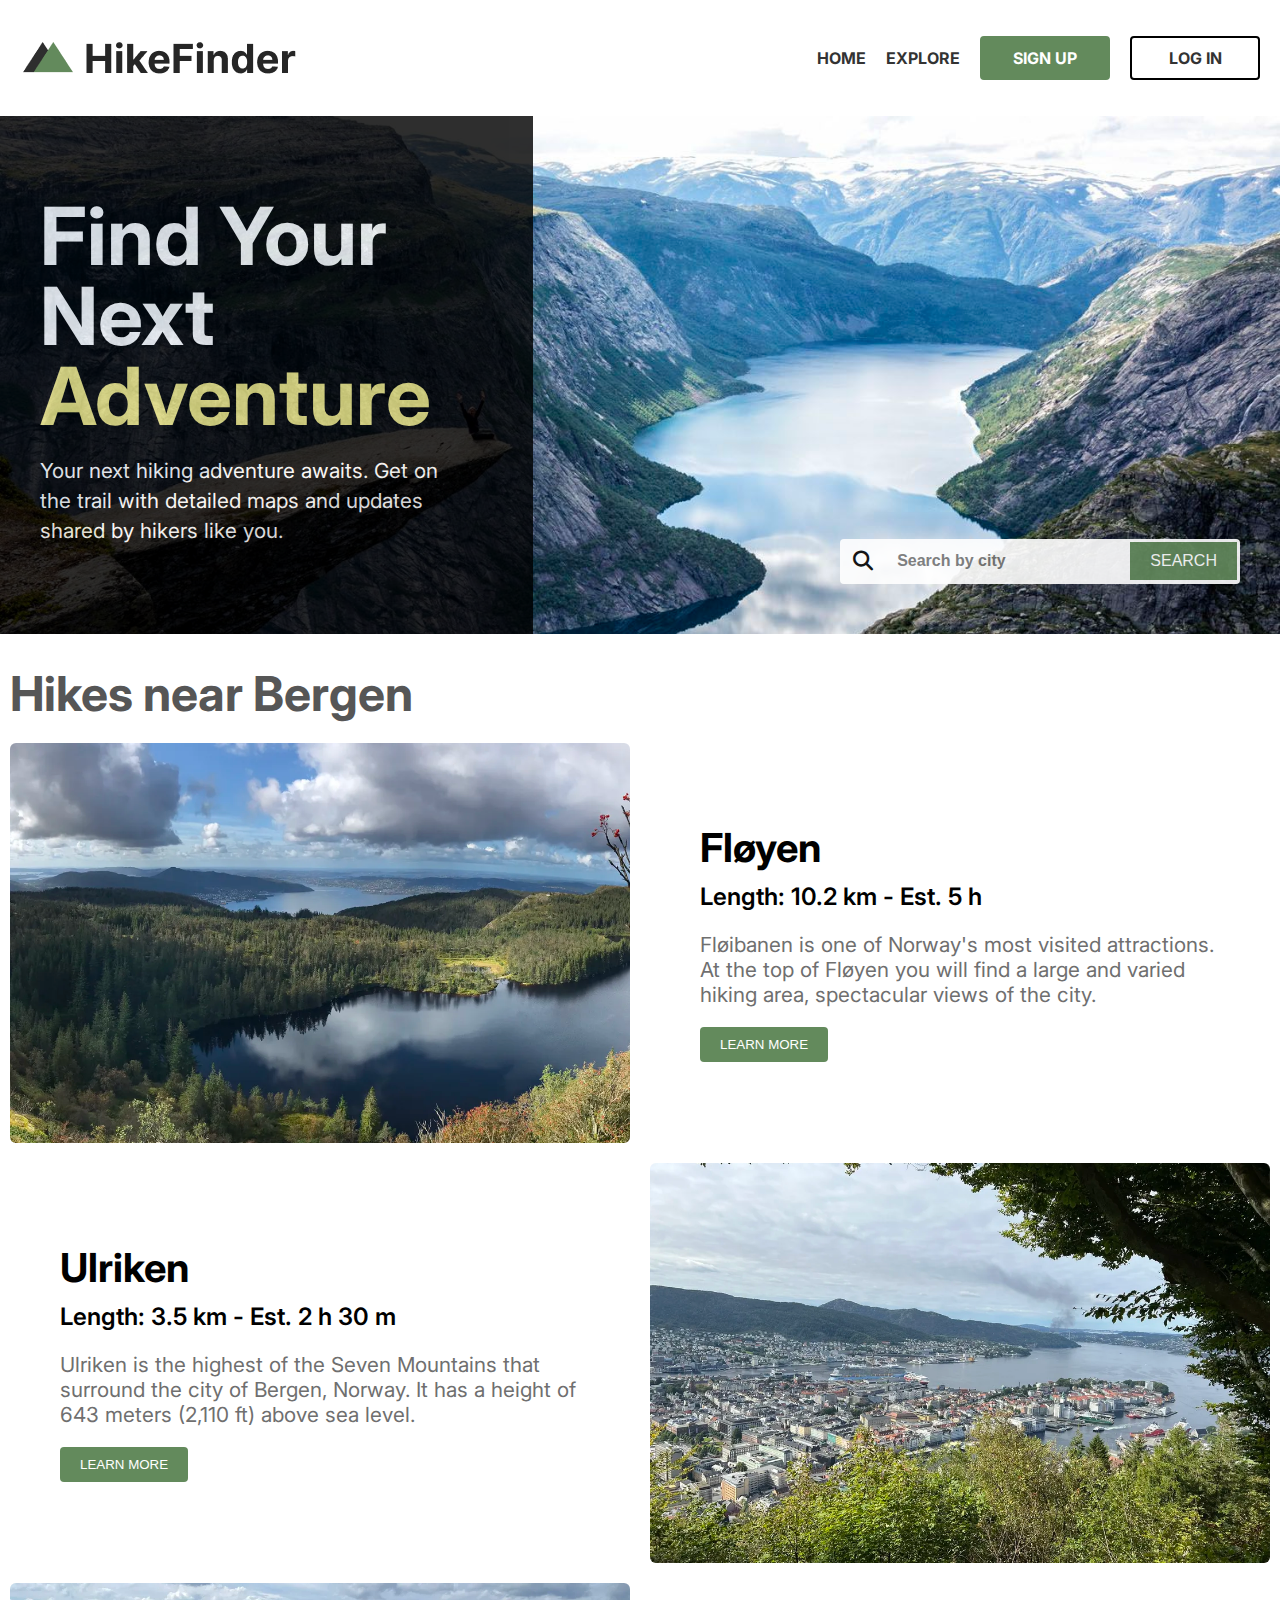
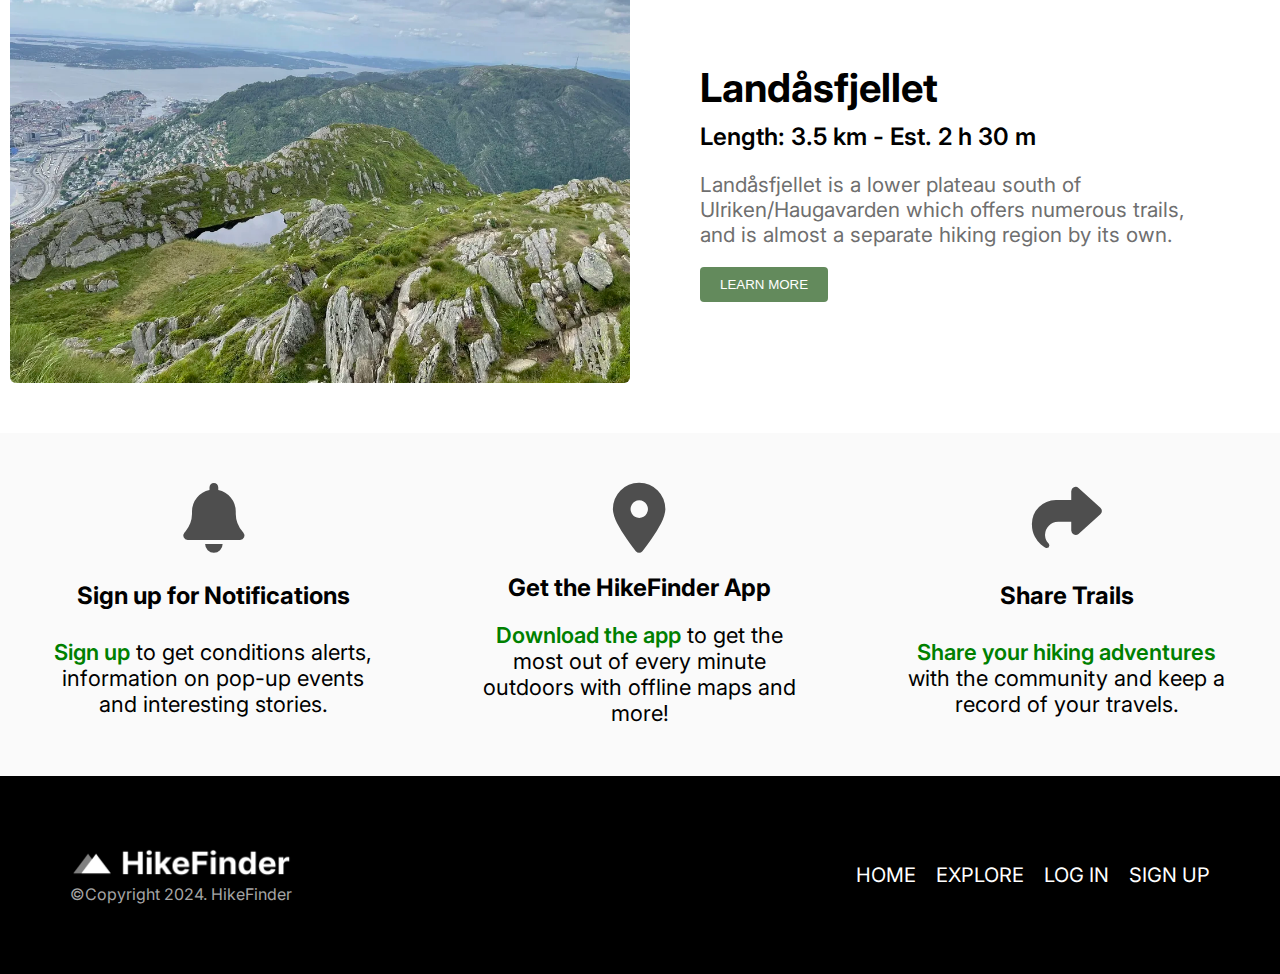
<file: index.html>
<!doctype html>
<html>
    <head>
        <link rel="preconnect" href="https://fonts.googleapis.com">
        <link rel="preconnect" href="https://fonts.gstatic.com" crossorigin>
        <link href="https://fonts.googleapis.com/css2?family=Inter:wght@100..900&display=swap" rel="stylesheet">
        <link rel="stylesheet" href="https://cdnjs.cloudflare.com/ajax/libs/font-awesome/6.5.2/css/all.min.css">
        <title>HikeFinder</title>
        <link rel="stylesheet" href="css/style.css">
    </head>
    <body>
        <header>
            <img class="header--logo" src="./images/logo/header.png">
            <nav id="navbar" class="navbar">
                <ul>
                    <li><a href="index.html">HOME</a></li>
                    <li><a href="explore.html">EXPLORE</a></li>
                    <li><a href="#" class="signup-button">SIGN UP</a></li>
                    <li><a href="#" class="login-button">LOG IN</a></li>
                </ul>
            </nav>
            <i id="nav-icon" class="fa-solid fa-bars nav-icon"></i>
        </header>
        <section class="hero">
            <div class="hero-container">
                <div class="hero--title-container">
                    <h1 class="hero--title">Find Your Next <span>Adventure</span></h1>
                    <h4 class="hero--sub-title">Your next hiking adventure awaits. Get on the trail with detailed maps and updates shared by hikers like you.</h4>
                </div>
                <div class="hero--search-container">
                    <i class="fa-solid fa-magnifying-glass search-icon"></i>
                    <input class="search-input" type="text" placeholder="Search by city">
                    <button class="search-button">SEARCH</button>
                </div>
            </div>
        </section>
        <main>
            <div class="main-container">
                <h3 class="main--title">Hikes near Bergen</h3>
                <div class="main--card">
                    <img class="main--card-image" src="./images/photos/fløyen.png">
                    <div class="main--card-info-container">
                        <h2 class="card-place">Fløyen</h2>
                        <p class="card-length">Length: 10.2 km - Est. 5 h</p>
                        <p class="card-disc">
                            Fløibanen is one of Norway's most visited attractions. At the top of Fløyen you will find a large and varied hiking area, spectacular views of the city.
                        </p>
                        <button class="card-button">LEARN MORE</button>
                    </div>
                </div>
                <div class="main--card ulriken-card">
                    <img class="main--card-image" src="./images/photos/ulriken.png">
                    <div class="main--card-info-container">
                        <h2 class="card-place">Ulriken</h2>
                        <p class="card-length">Length: 3.5 km - Est. 2 h 30 m</p>
                        <p class="card-disc">
                            Ulriken is the highest of the Seven Mountains that surround the city of Bergen, Norway. It has a height of 643 meters (2,110 ft) above sea level.
                        </p>
                        <button class="card-button">LEARN MORE</button>
                    </div>
                </div>
                <div class="main--card">
                    <img class="main--card-image" src="./images/photos/landåsfjellet.png">
                    <div class="main--card-info-container">
                        <h2 class="card-place">Landåsfjellet</h2>
                        <p class="card-length">Length: 3.5 km - Est. 2 h 30 m</p>
                        <p class="card-disc">
                            Landåsfjellet is a lower plateau south of Ulriken/Haugavarden which offers numerous trails, and is almost a separate hiking region by its own.
                        </p>
                        <button class="card-button">LEARN MORE</button>
                    </div>
                </div>
            </div>
        </main>
        <section class="sub-section">
            <div class="sub-section-container">
                <div class="sub-section--card">
                    <i class="fa-solid fa-bell sub-section--card-icon"></i>
                    <p class="sub-section--card-title">Sign up for Notifications</p>
                    <p class="sub-section--card-disc"><a class="link" href="#">Sign up</a> to get conditions alerts, information on pop-up events and interesting stories.</p>
                </div>
                <div class="sub-section--card">
                    <i class="fas fa-map-marker-alt sub-section--card-icon"></i>
                    <p class="sub-section--card-title">Get the HikeFinder App</p>
                    <p class="sub-section--card-disc"><a class="link" href="#">Download the app</a> to get the most out of every minute outdoors with offline maps and more!</p>
                </div>
                <div class="sub-section--card">
                    <i class="fas fa-share sub-section--card-icon"></i>
                    <p class="sub-section--card-title">Share Trails</p>
                    <p class="sub-section--card-disc"><a class="link" href="#">Share your hiking adventures</a> with the community and keep a record of your travels.</p>
                </div>
            </div>
        </section>
        <footer>
            <div class="footer-container">
                <nav class="footer--navbar">
                    <ul>
                        <li class="footer--nav-item"><a href="index.html">HOME</a></li>
                        <li class="footer--nav-item"><a href="explore.html">EXPLORE</a></li>
                        <li class="footer--nav-item"><a href="#">LOG IN</a></li>
                        <li class="footer--nav-item"><a href="#">SIGN UP</a></li>
                    </ul>
                </nav>
                <div class="footer--logo-and-copy">
                    <img class="footer--logo" src="./images/logo/footer.png">
                    <p class="footer--copy-right">&copy;Copyright 2024. HikeFinder</p>
            
                </div>
            </div>
        </footer>
        <script src="index.js"></script>
    </body>
</html>
</file>
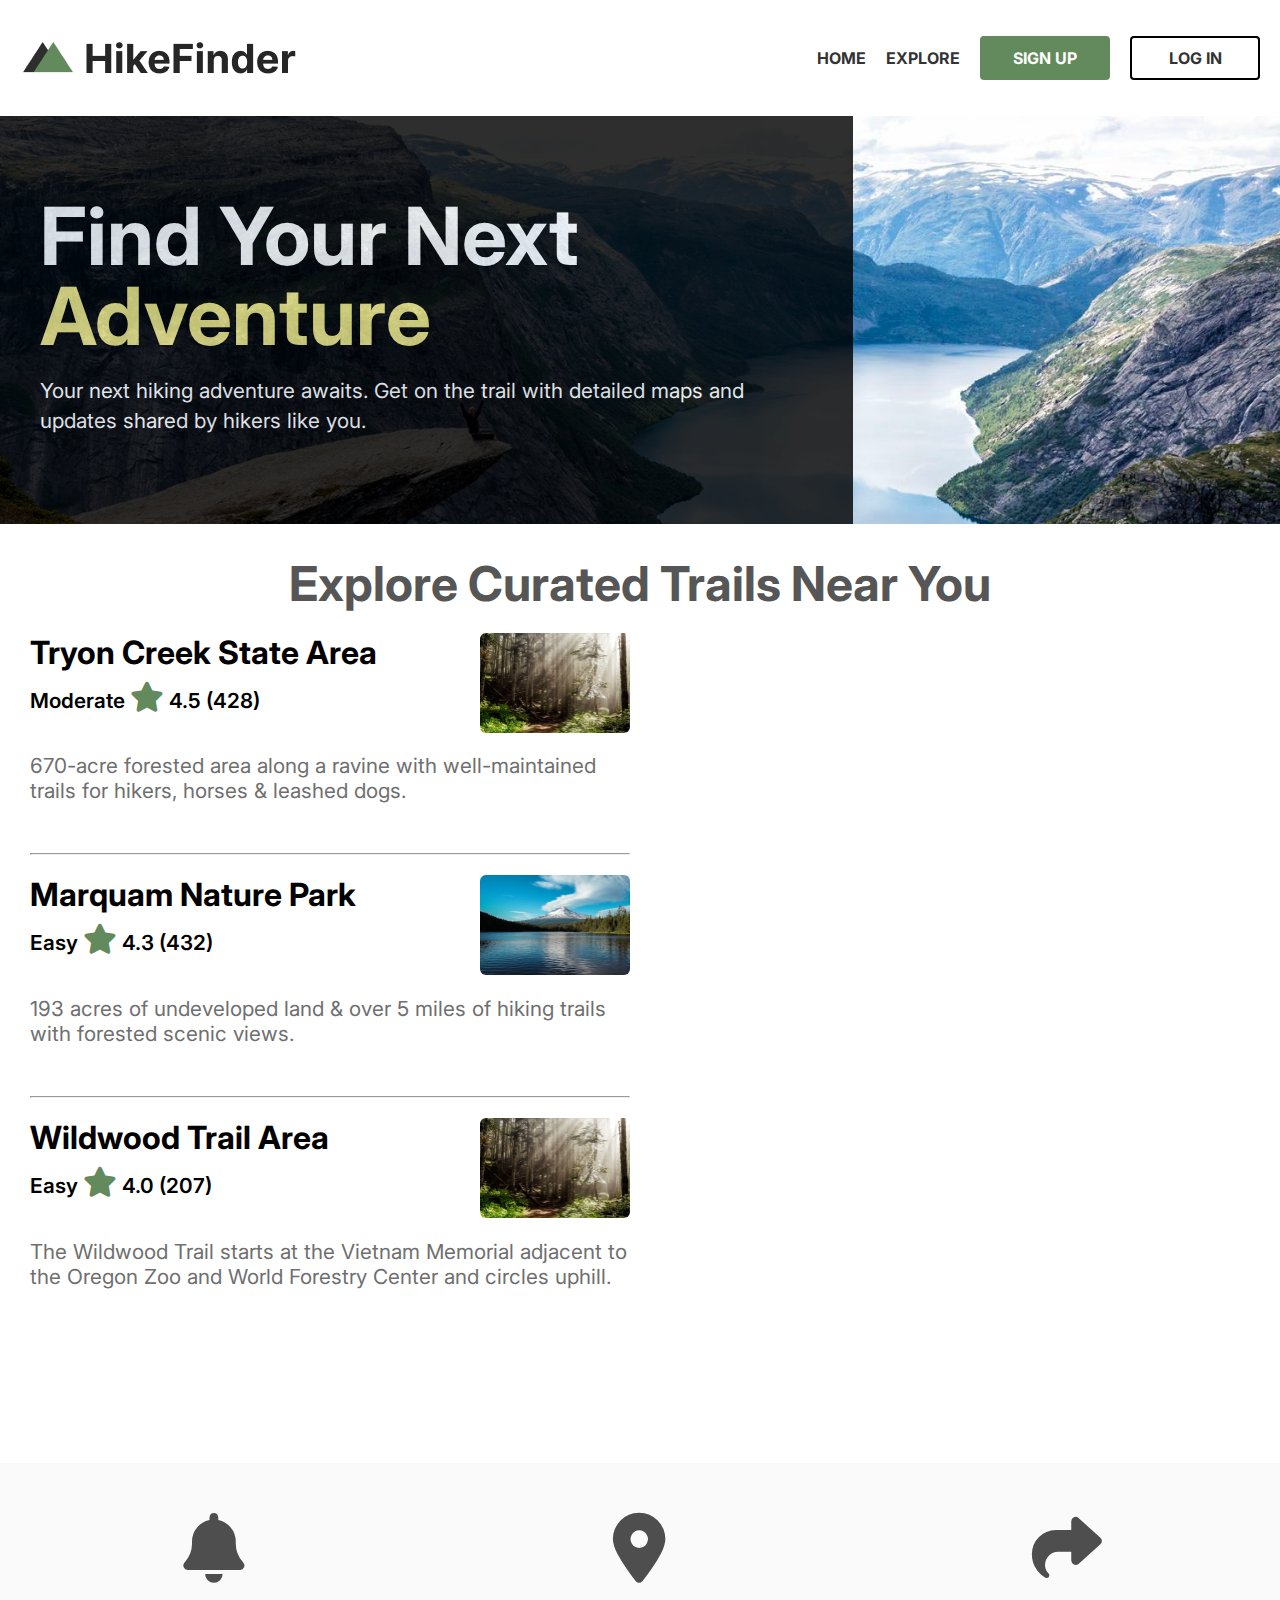
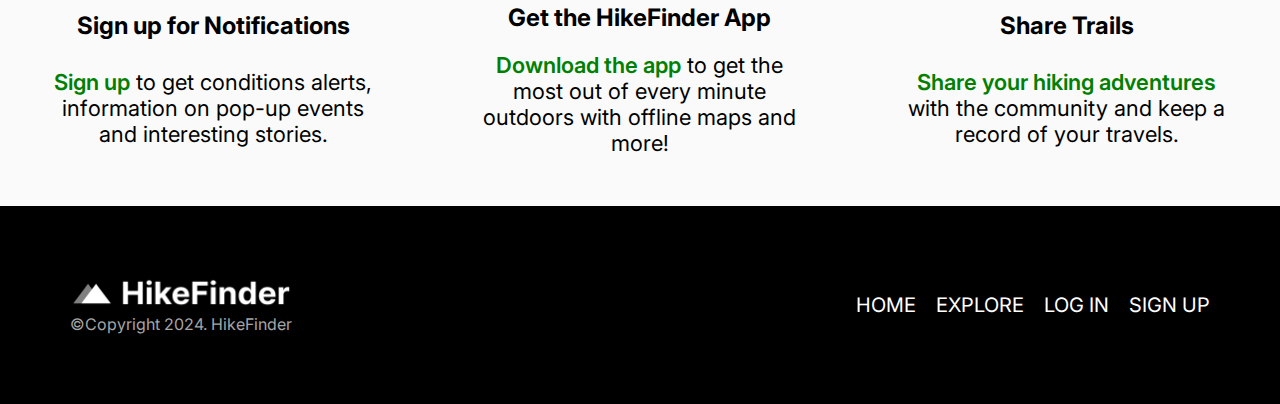
<file: explore.html>
<!doctype html>
<html>
    <head>
        <link rel="preconnect" href="https://fonts.googleapis.com">
        <link rel="preconnect" href="https://fonts.gstatic.com" crossorigin>
        <link href="https://fonts.googleapis.com/css2?family=Inter:wght@100..900&display=swap" rel="stylesheet">
        <link rel="stylesheet" href="https://cdnjs.cloudflare.com/ajax/libs/font-awesome/6.5.2/css/all.min.css">
        <title>HikeFinder</title>
        <link rel="stylesheet" href="css/explore.css">
    </head>
    <body>
        <header>
            <img class="header--logo" src="./images/logo/header.png">
            <nav id="navbar" class="navbar">
                <ul>
                    <li><a href="index.html">HOME</a></li>
                    <li><a href="explore.html">EXPLORE</a></li>
                    <li><a href="#" class="signup-button">SIGN UP</a></li>
                    <li><a href="#" class="login-button">LOG IN</a></li>
                </ul>
            </nav>
            <i id="nav-icon" class="fa-solid fa-bars nav-icon"></i>
        </header>
        <section class="hero">
            <div class="hero-container">
                <div class="hero--title-container">
                    <h1 class="hero--title">Find Your Next <span>Adventure</span></h1>
                    <h4 class="hero--sub-title">Your next hiking adventure awaits. Get on the trail with detailed maps and updates shared by hikers like you.</h4>
                </div>
            </div>
        </section>
        <main>
            <h3 class="main--title">Explore Curated Trails Near You</h3>
            <div class="main-container">
                <div class="main-card-container">
                    <div class="main--card">
                        <img class="main--card-image" src="./images/photos/tryon-creek-state-area.png">
                        <div class="card-place-and-info">
                            <h2 class="card-place">Tryon Creek State Area</h2>
                            <p class="card-info">Moderate <i class="fa-solid fa-star card-star"></i> 4.5 (428)</p>
                        </div>
                        <p class="card-disc">
                            670-acre forested area along a ravine with well-maintained trails for hikers, horses & leashed dogs.
                        </p>
                    </div>
                    <hr />
                    <div class="main--card">
                        <img class="main--card-image" src="./images/photos/marquam-nature-park.png">
                        <div class="card-place-and-info">
                            <h2 class="card-place">Marquam Nature Park</h2>
                            <p class="card-info">Easy <i class="fa-solid fa-star card-star"></i> 4.3 (432)</p>
                        </div>
                        <p class="card-disc">
                            193 acres of undeveloped land & over 5 miles of hiking trails with forested scenic views.
                        </p>
                    </div>
                    <hr />
                    <div class="main--card">
                        <img class="main--card-image" src="./images/photos/wildwood-trail-area.png">
                        <div class="card-place-and-info">
                            <h2 class="card-place">Wildwood Trail Area</h2>
                            <p class="card-info">Easy <i class="fa-solid fa-star card-star"></i> 4.0 (207)</p>
                        </div>
                        <p class="card-disc">
                            The Wildwood Trail starts at the Vietnam Memorial adjacent to the Oregon Zoo and World Forestry Center and circles uphill.
                        </p>
                    </div>
                </div>
                <iframe class="main--map" src="https://www.google.com/maps/embed?pb=!1m14!1m12!1m3!1d26595.736916002163!2d-122.70594992329781!3d45.51948924526169!2m3!1f0!2f0!3f0!3m2!1i1024!2i768!4f13.1!5e0!3m2!1sen!2sca!4v1716824064136!5m2!1sen!2sca" width="600" height="450" style="border:0;" allowfullscreen="" loading="lazy" referrerpolicy="no-referrer-when-downgrade"></iframe>
            </div>
        </main>
        <section class="sub-section">
            <div class="sub-section-container">
                <div class="sub-section--card">
                    <i class="fa-solid fa-bell sub-section--card-icon"></i>
                    <p class="sub-section--card-title">Sign up for Notifications</p>
                    <p class="sub-section--card-disc"><a class="link" href="#">Sign up</a> to get conditions alerts, information on pop-up events and interesting stories.</p>
                </div>
                <div class="sub-section--card">
                    <i class="fas fa-map-marker-alt sub-section--card-icon"></i>
                    <p class="sub-section--card-title">Get the HikeFinder App</p>
                    <p class="sub-section--card-disc"><a class="link" href="#">Download the app</a> to get the most out of every minute outdoors with offline maps and more!</p>
                </div>
                <div class="sub-section--card">
                    <i class="fas fa-share sub-section--card-icon"></i>
                    <p class="sub-section--card-title">Share Trails</p>
                    <p class="sub-section--card-disc"><a class="link" href="#">Share your hiking adventures</a> with the community and keep a record of your travels.</p>
                </div>
            </div>
        </section>
        <footer>
            <div class="footer-container">
                <nav class="footer--navbar">
                    <ul>
                        <li class="footer--nav-item"><a href="index.html">HOME</a></li>
                        <li class="footer--nav-item"><a href="explore.html">EXPLORE</a></li>
                        <li class="footer--nav-item"><a href="#">LOG IN</a></li>
                        <li class="footer--nav-item"><a href="#">SIGN UP</a></li>
                    </ul>
                </nav>
                <div class="footer--logo-and-copy">
                    <img class="footer--logo" src="./images/logo/footer.png">
                    <p class="footer--copy-right">&copy;Copyright 2024. HikeFinder</p>
            
                </div>
            </div>
        </footer>
        <script src="index.js"></script>
    </body>
</html>
</file>
<file: css/style.css>
body,html {
    margin: 0;
    padding: 0;
    font-family: "Inter", sans-serif;
}

* {
    box-sizing: border-box;
}

i {
    font-size: 35px;
}

button {
    cursor: pointer;
}

/* header */

header {
    display: flex;
    justify-content: space-between;
    align-items: center;
    padding: 20px;
}

nav ul {
    list-style-type: none;
    display: flex;
    flex-direction: column;
    gap: 30px;
}

nav a {
    text-decoration: none;
    color: #333;
    font-weight: bold;
}

.nav-icon {
    display: block;
    cursor: pointer;
}

.navbar {
    display: none;
    flex-direction: column;
    align-items: center;
    background-color: white;
    padding-right: 30px;
    position: absolute;
    top: 80px;
    left: 50;
    right: 0;
    box-shadow: 0 2px 4px rgba(0, 0, 0, 0.1);
}

.navbar.show {
    display: flex;
    background-color: white;
    z-index: 1;
}



/* hero */

.hero {
    background-image: url("../images/photos/hero.png");
    background-size: cover;
}

.hero-container {
    padding: 60px 60px 60px 20px;
    background-color: black;
    opacity: 90%;
}

.hero--search-container {
    background-color: white;
    width: 400px;
    height: 45px;
    display: flex;
    justify-content: space-between;
    padding: 2px 3px;
    border-radius: 4px;
    align-items: center;
}

.search-icon {
    font-size: 20px;
    padding: 10px;
}

.search-input {
    border: none;
    font-size: 1rem;
    font-weight: bold;
}

.search-input:focus {
    outline: none;
}

.search-button {
    background-color: #638A5C;
    color: white;
    border: none;
    font-size: 1rem;
    padding: 10px 20px;
}

/* main */

main {
    display: flex;
    flex-direction: column;
    align-items: center;
    padding: 30px 10px;
}

.main--card {
    display: grid;
    grid-template-columns: 1fr;
    gap: 20px;
    margin-bottom: 20px;
}

.main--card-image {
    width: 100%;
    border-radius: 6px;
    height: 300px;
    object-fit: cover;
}

.main--card-info-container {
    padding: 30px 10px 30px 10px;
}

.card-button {
    background-color: #638A5C;
    border-radius: 4px;
    color: white;
    padding: 10px 20px;
    border: none;
}

.hr {
    display: none;
}

/* sub-section */

.sub-section {
    background-color: #FAFAFA;
    padding: 50px;
}

.sub-section-container {
    display: grid;
    grid-template-columns: 1fr;
    gap: 50px;
}

.sub-section--card {
    text-align: center;
    display: grid;
    margin: 0 auto;
    gap: 20px;
}

.sub-section--card-icon {
    font-size: 70px;
    color: #4E4E4E;
}

/* footer */

footer {
    background-color: black;
}

.footer-container {
    text-align: center;
    padding: 70px;
}

.footer--navbar ul {
    display: flex;
    flex-direction: row;
    justify-content: center;
}

.footer--nav-item a{
    color: white;
    font-size: 1.25rem;
    font-weight: 400;
}

.footer--logo {
    width: 220px;
    margin-top: 30px;
}

/* typography */

h1.hero--title {
    font-size: 4rem;
    color: white;
    margin: 0;
    line-height: 60px;
}

h1.hero--title span {
    color: #ECE480;
}

h2.card-place {
    font-size: 2rem; 
    margin-top: 0;
    margin-bottom: 10px;
}

h3.main--title {
    color: #565656;
    margin: 0;
    font-size: 2.5rem;
    margin-bottom: 20px;
}

h4.hero--sub-title {
    color: white;
    font-size: 1.3rem;
    line-height: 30px;
    font-weight: 400;
    margin-top: 20px;
}

p.card-length {
    margin: 0;
    font-size: 1.3rem;
    font-weight: 600;
}

p.card-disc {
    color: #6F6F6F;
    font-size: 1rem;
    max-width: 600px;
}

p.sub-section--card-title {
    font-size: 1.5rem;
    margin: 0;
    font-weight: bold;
}

p.sub-section--card-disc {
    font-size: 1.375rem;
    margin: 0;
    max-width: 500px;
}

.link {
    color: green;
    font-weight: 600;
    text-decoration: none;
}

p.footer--copy-right {
    color: #A5A5A5;
    margin: 0;
}

@media(min-width:900px) {

    /* header */

    .nav-icon {
        display: none;
    }

    .navbar {
        display: flex;
        position: static;
        box-shadow: none;
        padding: 0;
    }

    nav ul {
        flex-direction: row;
        align-items: center;
        gap: 20px;
    }

    .signup-button {
        color: white;
        background-color: #638A5C;
        padding: 10px 30px;
        border-radius: 4px;
        border: 2px solid #638A5C;
        width: 130px;
        display: inline-block;
        text-align: center;
    }

    .login-button {
        padding: 10px 30px;
        border-radius: 4px;
        border: 2px solid black;
        width: 130px;
        display: inline-block;
        text-align: center;
    }

    /* hero */

    .hero-container {
        display: grid;
        grid-template-columns: 2fr 1fr;
        padding: 0;
        background-color: transparent;
    }
    
    .hero--title-container {
        background: black;
        max-width: 1000px;
        opacity: 90%;
        padding: 80px 80px 60px 40px;
}

    .hero--search-container {
        grid-column: span2;
        align-self: end;
        margin: 50px 40px;
    }

    /* main */

    .main--card {
        grid-template-columns: 1fr 1fr;
        align-items: center;
        gap: 20px;
    }

    .main--card-image {
        height: 100%;
        max-height: 400px;
    }

    .main--card-info-container {
        padding: 50px;
    }

    .ulriken-card {
        grid-template-columns: 1fr 1fr;
    }

    .ulriken-card .main--card-info-container {
        order: 1;
    }

    .ulriken-card .main--card-image {
        order: 2;
    }

    /* sub-section */

    .sub-section {
        display: grid;
        grid-template-columns: 1fr;
    }

    .sub-section-container {
        grid-template-columns: 1fr 1fr 1fr;
        gap: 100px;
        margin: 0 auto;
    }

    /* footer */

    .footer-container {
        display: grid;
        grid-template-columns: 1fr 1fr;
    }

    .footer--navbar {
        order: 2;
        align-self: center;
        justify-self: end;
    }

    .footer--logo-and-copy {
        order: 1;
        align-self: center;
        justify-self: start;
    }

    .footer--logo {
        margin-top: 0;
    }

    /* typography */

    h3.main--title {
        font-size: 3rem;
    }

    h2.card-place {
        font-size: 2.5rem;
    }
    
    p.card-length {
        font-size: 1.5rem;
    }

    p.card-disc {
        font-size: 1.3rem;
    }

    p.sub-section--card-disc {
        max-width: 370px;
    }

    h1.hero--title {
        font-size: 5rem;
        line-height: 80px;
    }
}
</file>
<file: css/explore.css>
body,html {
    margin: 0;
    padding: 0;
    font-family: "Inter", sans-serif;
}

* {
    box-sizing: border-box;
}

i {
    font-size: 35px;
}

button {
    cursor: pointer;
}

/* header */

header {
    display: flex;
    justify-content: space-between;
    align-items: center;
    padding: 20px;
}

nav ul {
    list-style-type: none;
    display: flex;
    flex-direction: column;
    gap: 30px;
}

nav a {
    text-decoration: none;
    color: #333;
    font-weight: bold;
}

.nav-icon {
    display: block;
    cursor: pointer;
}

.navbar {
    display: none;
    flex-direction: column;
    align-items: center;
    background-color: white;
    padding-right: 30px;
    position: absolute;
    top: 80px;
    left: 50;
    right: 0;
    box-shadow: 0 2px 4px rgba(0, 0, 0, 0.1);
}

.navbar.show {
    display: flex;
    z-index: 1;
}


/* hero */

.hero {
    background-image: url("../images/photos/hero.png");
    background-size: cover;
}

.hero-container {
    padding: 60px 60px 60px 20px;
    background-color: black;
    opacity: 90%;
}

/* main */

main {
    display: flex;
    flex-direction: column;
    align-items: center;
    padding: 30px 10px;
}

.main--card {
    display: grid;
    grid-template-columns: 1fr;
    gap: 20px;
    margin-bottom: 20px;
}

.main--card-image {
    width: 100%;
    border-radius: 6px;
    height: 300px;
    object-fit: cover;
}

.card-place-and-info {
    margin-top: 30px;
} 

.card-star {
    font-size: 1.875rem;
    color: #638A5C;
}

.main--map {
    display: none;
}

hr {
    display: none;
    margin-bottom: 20px;
}

/* sub-section */

.sub-section {
    background-color: #FAFAFA;
    padding: 50px;
}

.sub-section-container {
    display: grid;
    grid-template-columns: 1fr;
    gap: 50px;
}

.sub-section--card {
    text-align: center;
    display: grid;
    margin: 0 auto;
    gap: 20px;
}

.sub-section--card-icon {
    font-size: 70px;
    color: #4E4E4E;
}

/* footer */

footer {
    background-color: black;
}

.footer-container {
    text-align: center;
    padding: 70px;
}

.footer--navbar ul {
    display: flex;
    flex-direction: row;
    justify-content: center;
}

.footer--nav-item a{
    color: white;
    font-size: 1.25rem;
    font-weight: 400;
}

.footer--logo {
    width: 220px;
    margin-top: 30px;
}

/* typography */

h1.hero--title {
    font-size: 4rem;
    color: white;
    margin: 0;
    line-height: 60px;
}

h1.hero--title span {
    color: #ECE480;
}

h2.card-place {
    font-size: 2rem; 
    margin-top: 0;
    margin-bottom: 10px;
}

h3.main--title {
    color: #565656;
    margin: 0;
    font-size: 2.5rem;
    margin-bottom: 20px;
}

h4.hero--sub-title {
    color: white;
    font-size: 1.3rem;
    line-height: 30px;
    font-weight: 400;
    margin-top: 20px;
}

p.card-info {
    margin: 0;
    font-size: 1.56rem;
    font-weight: 600;
}

p.card-disc {
    color: #6F6F6F;
    font-size: 1rem;
    max-width: 600px;
    margin-bottom: 30px;
}

p.sub-section--card-title {
    font-size: 1.5rem;
    margin: 0;
    font-weight: bold;
}

p.sub-section--card-disc {
    font-size: 1.375rem;
    margin: 0;
    max-width: 500px;
}

.link {
    color: green;
    font-weight: 600;
    text-decoration: none;
}

p.footer--copy-right {
    color: #A5A5A5;
    margin: 0;
}


@media(min-width:900px) {

    /* header */

    .nav-icon {
        display: none;
    }

    .navbar {
        display: flex;
        position: static;
        box-shadow: none;
        padding: 0;
    }

    nav ul {
        flex-direction: row;
        align-items: center;
        gap: 20px;
    }

    .signup-button {
        color: white;
        background-color: #638A5C;
        padding: 10px 30px;
        border-radius: 4px;
        border: 2px solid #638A5C;
        width: 130px;
        display: inline-block;
        text-align: center;
    }

    .login-button {
        padding: 10px 30px;
        border-radius: 4px;
        border: 2px solid black;
        width: 130px;
        display: inline-block;
        text-align: center;
    }

    /* hero */

    .hero-container {
        display: grid;
        grid-template-columns: 2fr 1fr;
        padding: 0;
        background-color: transparent;
    }
    
    .hero--title-container {
        background: black;
        max-width: 1000px;
        opacity: 90%;
        padding: 80px 80px 60px 40px;
    }

    /* main */

    .main-container {
        display: flex;
        gap: 20px;
    }

    .main--card {
        display: grid;
        grid-template-columns: auto 1fr;
        gap: 0;
    }

    .card-place-and-info {
        order: 1;
        margin-top: 0;
    }

    .main--card-image {
        order: 2;
        width: 150px;
        height: 100px;
        justify-self: end;
    }

    .card-disc {
        order: 3;
        grid-column: span 2;
    }

    .main--map {
        display: inline-block;
        height: 800px;
    }

    hr {
        display: block;
    }

    /* sub-section */

    .sub-section {
        display: grid;
        grid-template-columns: 1fr;
    }

    .sub-section-container {
        grid-template-columns: 1fr 1fr 1fr;
        gap: 100px;
        margin: 0 auto;
    }

    /* footer */

    .footer-container {
        display: grid;
        grid-template-columns: 1fr 1fr;
    }

    .footer--navbar {
        order: 2;
        align-self: center;
        justify-self: end;
    }

    .footer--logo-and-copy {
        order: 1;
        align-self: center;
        justify-self: start;
    }

    .footer--logo {
        margin-top: 0;
    }

    /* typography */

    h2.card-place {
        font-size: 2rem;
    }

    h3.main--title {
        font-size: 3rem;
    }

    p.card-info {
        font-size: 1.3rem;
    }

    p.card-disc {
        font-size: 1.3rem;
    }

    p.sub-section--card-disc {
        max-width: 370px;
    }
    
    h1.hero--title {
        font-size: 5rem;
        line-height: 80px;
    }

}
</file>
